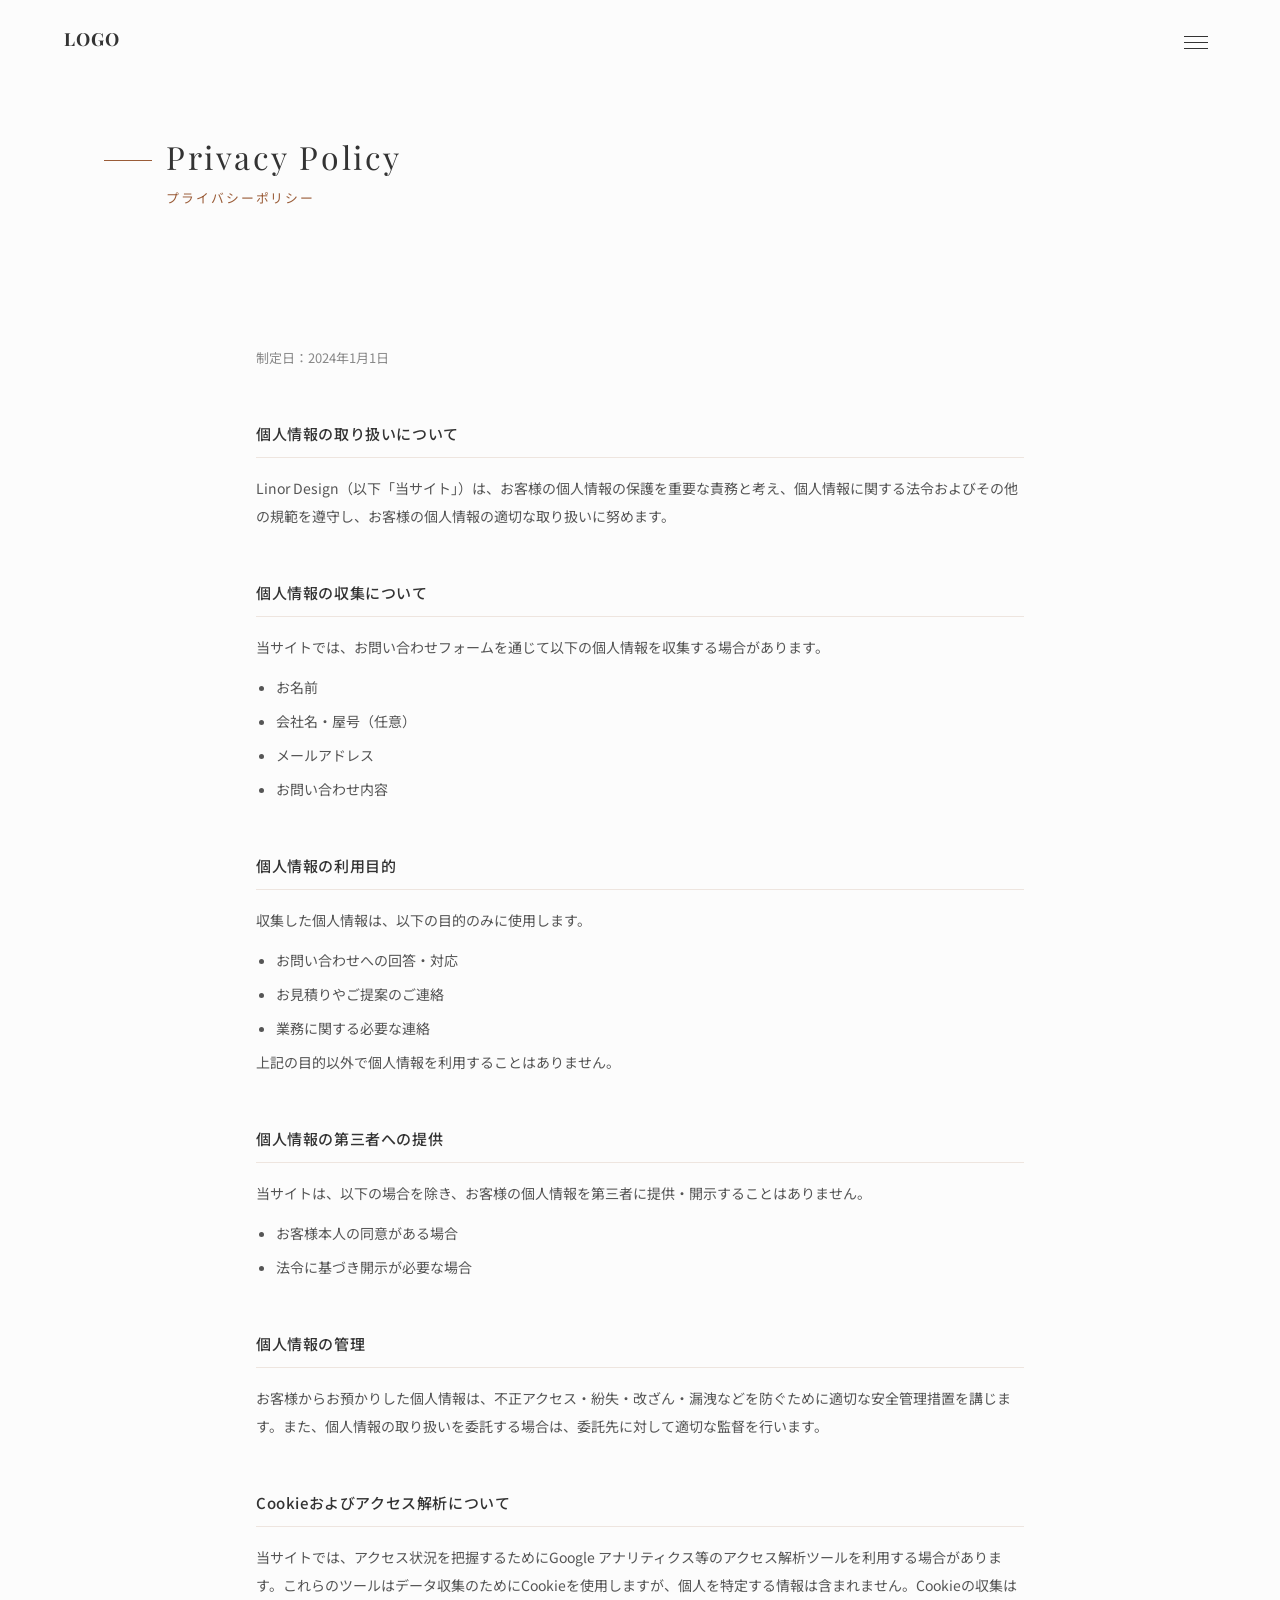
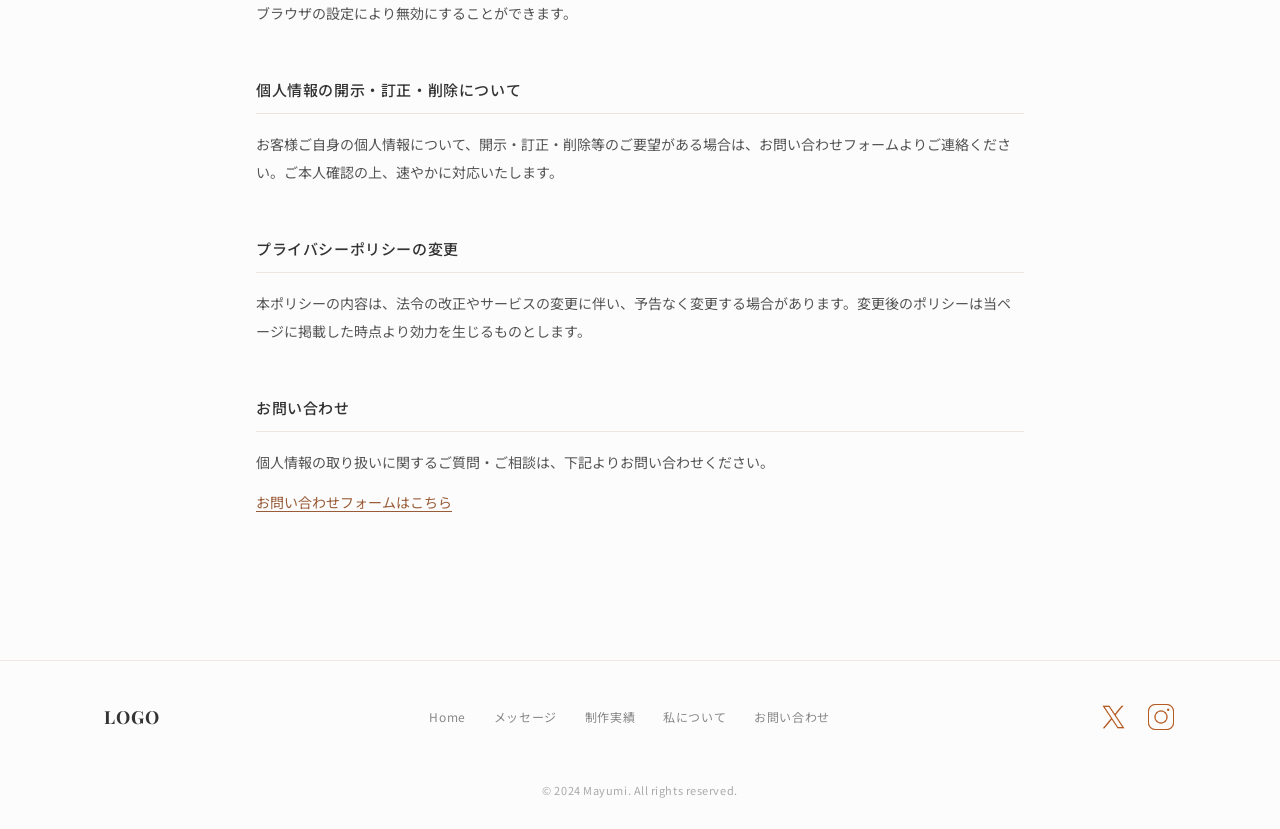
<file: privacy.html>
<!DOCTYPE html>
<html lang="ja">

<head>
  <!-- Google Tag Manager -->
  <script>(function (w, d, s, l, i) {
      w[l] = w[l] || []; w[l].push({
        'gtm.start':
          new Date().getTime(), event: 'gtm.js'
      }); var f = d.getElementsByTagName(s)[0],
        j = d.createElement(s), dl = l != 'dataLayer' ? '&l=' + l : ''; j.async = true; j.src =
          'https://www.googletagmanager.com/gtm.js?id=' + i + dl; f.parentNode.insertBefore(j, f);
    })(window, document, 'script', 'dataLayer', 'GTM-TKN5RSTD');</script>
  <!-- End Google Tag Manager -->
  <meta charset="UTF-8">
  <meta name="viewport" content="width=device-width, initial-scale=1.0">
  <title>プライバシーポリシー | Linor Design Portfolio</title>
  <link rel="preconnect" href="https://fonts.googleapis.com">
  <link rel="preconnect" href="https://fonts.gstatic.com" crossorigin>
  <link
    href="https://fonts.googleapis.com/css2?family=Playfair+Display:ital,wght@0,400;0,700;1,400&family=Grape+Nuts&family=Noto+Sans+JP:wght@300;400;500&display=swap"
    rel="stylesheet">
  <link rel="stylesheet" href="css/style.css">
  <style>
    .privacy-page {
      padding: 8rem 0 6rem;
    }

    @media (max-width: 768px) {
      .privacy-page {
        padding: 6rem 0 4rem;
      }
    }

    .privacy-page .page-banner {
      margin-bottom: 4rem;
    }

    .privacy__body {
      max-width: 48rem;
      margin: 0 auto;
      color: #555;
      line-height: 2;
      font-size: 0.875rem;
    }

    .privacy__section {
      margin-bottom: 3rem;
    }

    .privacy__section-title {
      font-size: 0.9375rem;
      font-weight: 500;
      color: #333;
      letter-spacing: 0.04em;
      margin-bottom: 1rem;
      padding-bottom: 0.5rem;
      border-bottom: 1px solid rgba(154, 92, 56, 0.15);
    }

    .privacy__section p {
      margin-bottom: 0.75rem;
    }

    .privacy__section ul {
      padding-left: 1.25rem;
      list-style: disc;
    }

    .privacy__section ul li {
      margin-bottom: 0.375rem;
    }

    .privacy__date {
      font-size: 0.8125rem;
      color: #888;
      margin-bottom: 3rem;
    }
  </style>
</head>

<body>

  <!-- Google Tag Manager (noscript) -->
  <noscript><iframe src="https://www.googletagmanager.com/ns.html?id=GTM-TKN5RSTD" height="0" width="0"
      style="display:none;visibility:hidden"></iframe></noscript>
  <!-- End Google Tag Manager (noscript) -->

  <!-- ===== HEADER ===== -->
  <header class="header header--hamburger" id="header">
    <div class="header__inner">
      <p><a href="./" class="header__logo">LOGO</a></p>

      <nav class="header__nav" id="nav">
        <ul class="header__nav-list">
          <li><a href="./">Home</a></li>
          <li><a href="./#message">メッセージ</a></li>
          <li><a href="works/">制作実績</a></li>
          <li><a href="./#about">私について</a></li>
          <li><a href="./#contact" class="header__contact-btn">お問合せ</a></li>
        </ul>
      </nav>

      <button class="header__hamburger" id="hamburger" aria-label="メニューを開く" aria-expanded="false">
        <span></span>
        <span></span>
        <span></span>
      </button>
    </div>
  </header>

  <main>

    <!-- ===== PAGE BANNER ===== -->
    <section class="page-banner">
      <div class="wrapper">
        <div class="section-title js-section-title">
          <div class="section-title__inner">
            <span class="line"></span>
            <div class="section-title__text">
              <h1 class="en">Privacy Policy</h1>
              <span class="ja">プライバシーポリシー</span>
            </div>
          </div>
        </div>
      </div>
    </section>

    <!-- ===== PRIVACY CONTENT ===== -->
    <section class="privacy-page">
      <div class="wrapper">
        <div class="privacy__body fade-up">

          <p class="privacy__date">制定日：2024年1月1日</p>

          <div class="privacy__section">
            <h2 class="privacy__section-title">個人情報の取り扱いについて</h2>
            <p>Linor Design（以下「当サイト」）は、お客様の個人情報の保護を重要な責務と考え、個人情報に関する法令およびその他の規範を遵守し、お客様の個人情報の適切な取り扱いに努めます。</p>
          </div>

          <div class="privacy__section">
            <h2 class="privacy__section-title">個人情報の収集について</h2>
            <p>当サイトでは、お問い合わせフォームを通じて以下の個人情報を収集する場合があります。</p>
            <ul>
              <li>お名前</li>
              <li>会社名・屋号（任意）</li>
              <li>メールアドレス</li>
              <li>お問い合わせ内容</li>
            </ul>
          </div>

          <div class="privacy__section">
            <h2 class="privacy__section-title">個人情報の利用目的</h2>
            <p>収集した個人情報は、以下の目的のみに使用します。</p>
            <ul>
              <li>お問い合わせへの回答・対応</li>
              <li>お見積りやご提案のご連絡</li>
              <li>業務に関する必要な連絡</li>
            </ul>
            <p>上記の目的以外で個人情報を利用することはありません。</p>
          </div>

          <div class="privacy__section">
            <h2 class="privacy__section-title">個人情報の第三者への提供</h2>
            <p>当サイトは、以下の場合を除き、お客様の個人情報を第三者に提供・開示することはありません。</p>
            <ul>
              <li>お客様本人の同意がある場合</li>
              <li>法令に基づき開示が必要な場合</li>
            </ul>
          </div>

          <div class="privacy__section">
            <h2 class="privacy__section-title">個人情報の管理</h2>
            <p>お客様からお預かりした個人情報は、不正アクセス・紛失・改ざん・漏洩などを防ぐために適切な安全管理措置を講じます。また、個人情報の取り扱いを委託する場合は、委託先に対して適切な監督を行います。</p>
          </div>

          <div class="privacy__section">
            <h2 class="privacy__section-title">Cookieおよびアクセス解析について</h2>
            <p>当サイトでは、アクセス状況を把握するためにGoogle
              アナリティクス等のアクセス解析ツールを利用する場合があります。これらのツールはデータ収集のためにCookieを使用しますが、個人を特定する情報は含まれません。Cookieの収集はブラウザの設定により無効にすることができます。
            </p>
          </div>

          <div class="privacy__section">
            <h2 class="privacy__section-title">個人情報の開示・訂正・削除について</h2>
            <p>お客様ご自身の個人情報について、開示・訂正・削除等のご要望がある場合は、お問い合わせフォームよりご連絡ください。ご本人確認の上、速やかに対応いたします。</p>
          </div>

          <div class="privacy__section">
            <h2 class="privacy__section-title">プライバシーポリシーの変更</h2>
            <p>本ポリシーの内容は、法令の改正やサービスの変更に伴い、予告なく変更する場合があります。変更後のポリシーは当ページに掲載した時点より効力を生じるものとします。</p>
          </div>

          <div class="privacy__section">
            <h2 class="privacy__section-title">お問い合わせ</h2>
            <p>個人情報の取り扱いに関するご質問・ご相談は、下記よりお問い合わせください。</p>
            <p><a href="./#contact"
                style="color: #9A5C38; text-decoration: underline; text-underline-offset: 0.2em;">お問い合わせフォームはこちら</a></p>
          </div>

        </div>
      </div>
    </section>

  </main>

  <!-- ===== FOOTER ===== -->
  <footer class="footer">
    <div class="wrapper">
      <div class="footer__top">
        <a href="./" class="footer__logo">LOGO</a>

        <nav>
          <ul class="footer__nav-list">
            <li><a href="./">Home</a></li>
            <li><a href="./#message">メッセージ</a></li>
            <li><a href="works/">制作実績</a></li>
            <li><a href="./#about">私について</a></li>
            <li><a href="./#contact">お問い合わせ</a></li>
          </ul>
        </nav>

        <div class="footer__social">
          <a href="https://x.com/mayumi_codes" target="_blank" rel="noopener" aria-label="X (Twitter)">
            <img src="images/svg/icons_x.svg" alt="X">
          </a>
          <a href="https://www.instagram.com/linor_mayumi/" target="_blank" rel="noopener" aria-label="Instagram">
            <img src="images/svg/icons_Instagram.svg" alt="Instagram">
          </a>
        </div>
      </div>

      <div class="footer__bottom">
        <p class="footer__copy">&copy; 2024 Mayumi. All rights reserved.</p>
      </div>
    </div>
  </footer>

  <button class="page-top" id="page-top" aria-label="トップへ戻る"></button>
  <script src="js/main.js"></script>
</body>

</html>
</file>
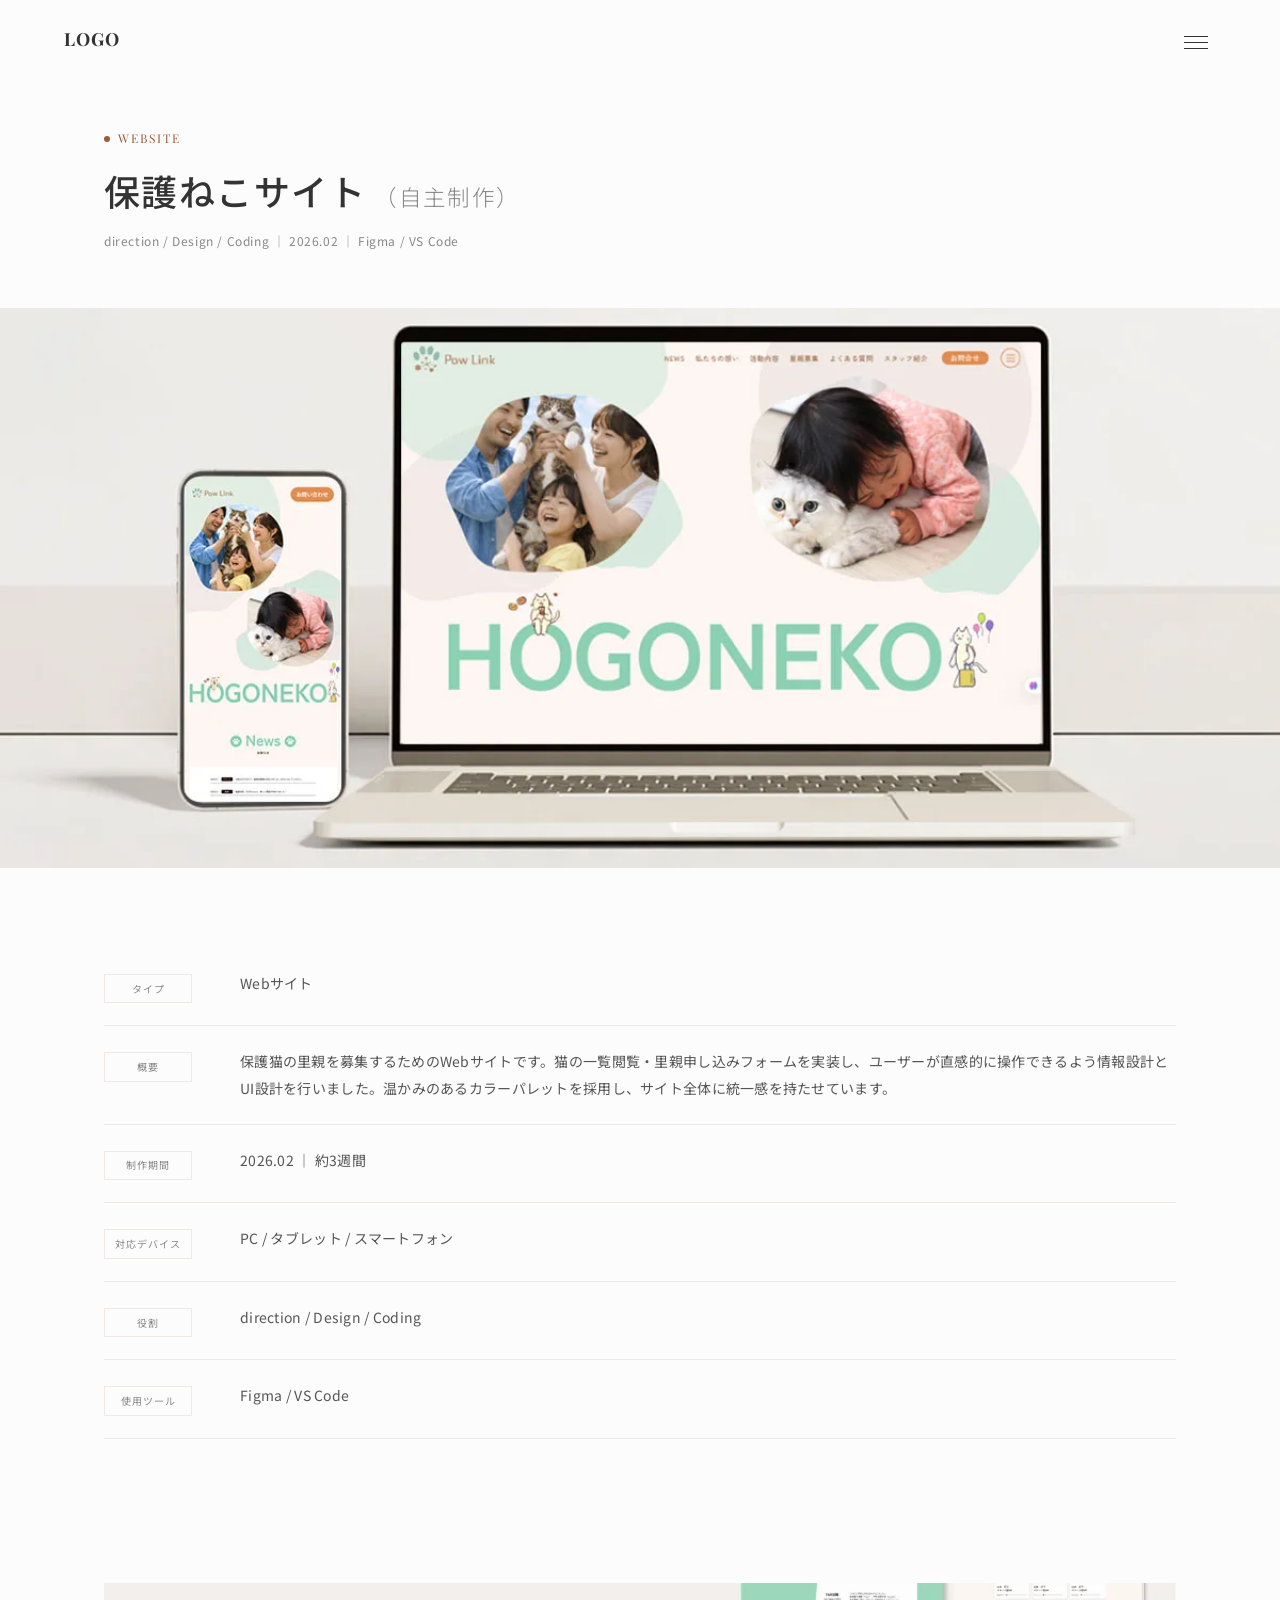
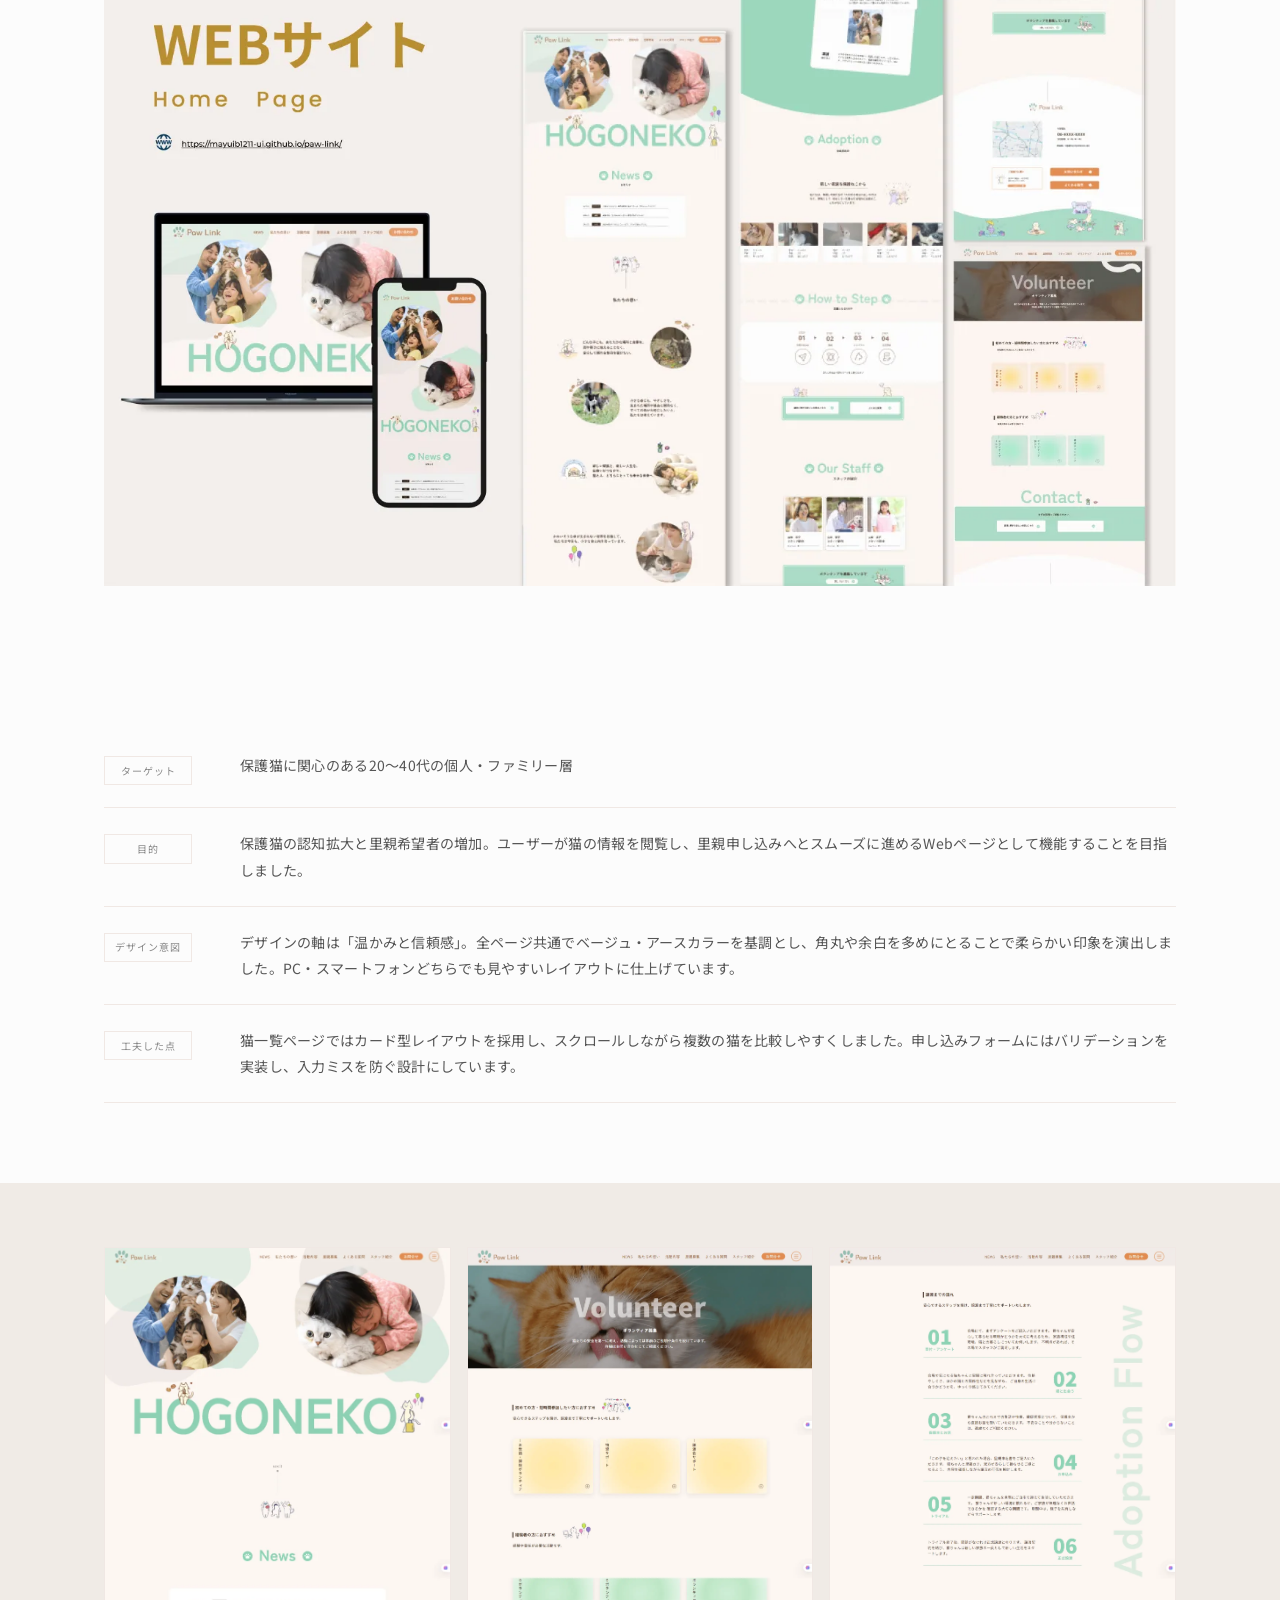
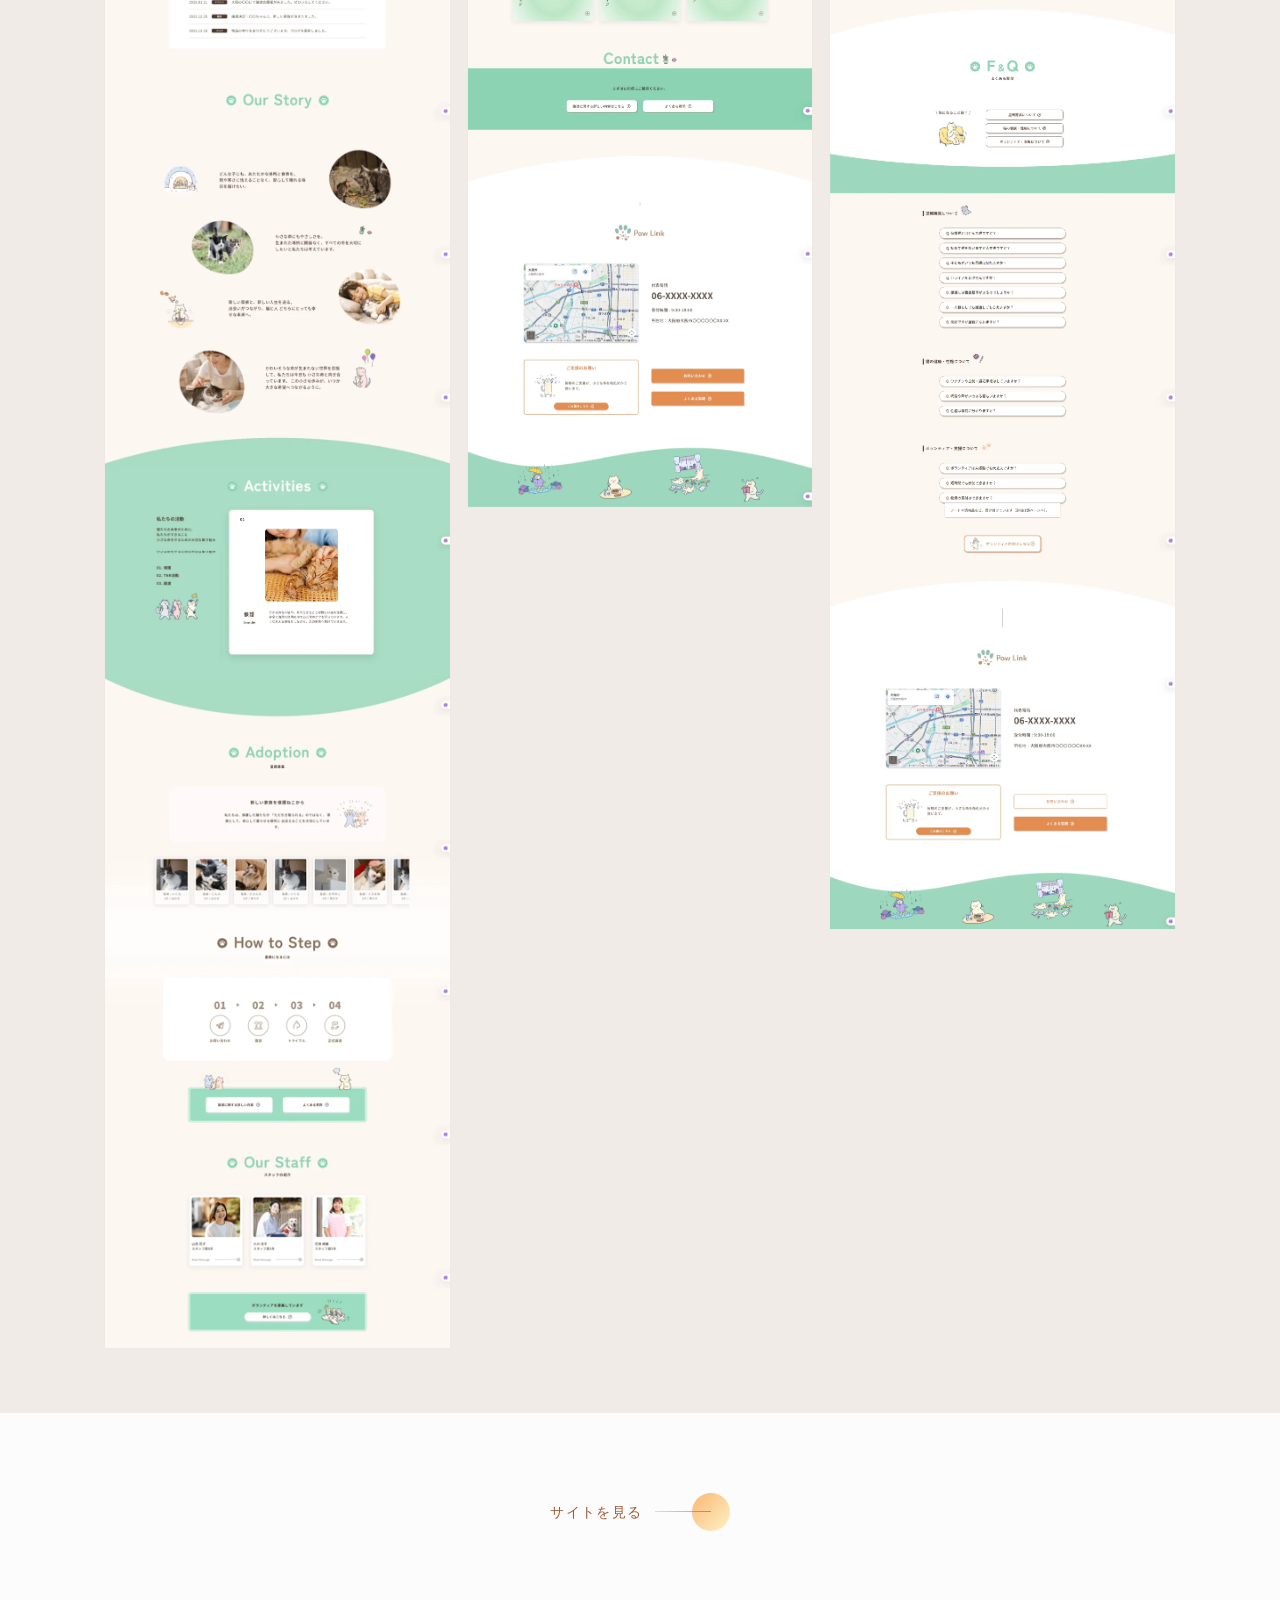
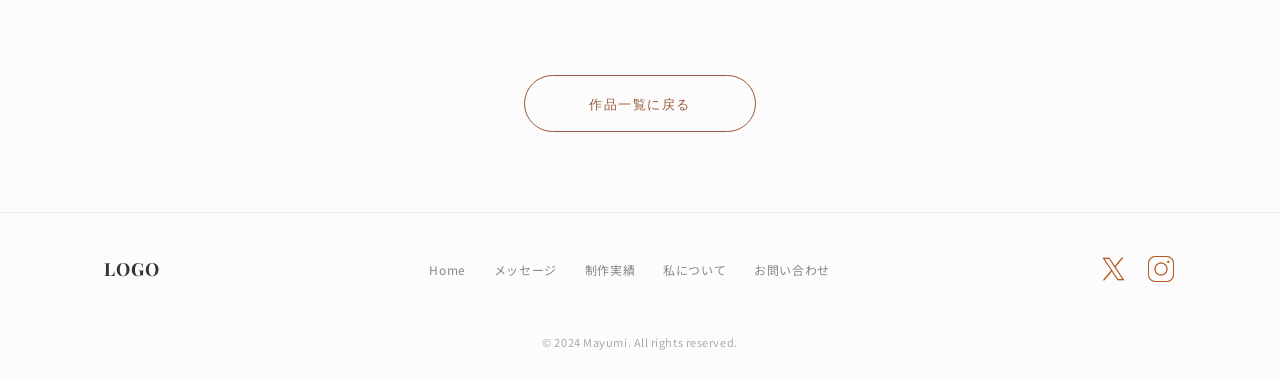
<file: works/detail-hogoneko.html>
<!DOCTYPE html>
<html lang="ja">

<head>
  <!-- Google Tag Manager -->
<script>(function(w,d,s,l,i){w[l]=w[l]||[];w[l].push({'gtm.start':
new Date().getTime(),event:'gtm.js'});var f=d.getElementsByTagName(s)[0],
j=d.createElement(s),dl=l!='dataLayer'?'&l='+l:'';j.async=true;j.src=
'https://www.googletagmanager.com/gtm.js?id='+i+dl;f.parentNode.insertBefore(j,f);
})(window,document,'script','dataLayer','GTM-TKN5RSTD');</script>
<!-- End Google Tag Manager -->
  <meta charset="UTF-8">
  <meta name="viewport" content="width=device-width, initial-scale=1.0">
  <title>保護ねこサイト | Works | Linor Design Portfolio</title>
  <link rel="preconnect" href="https://fonts.googleapis.com">
  <link rel="preconnect" href="https://fonts.gstatic.com" crossorigin>
  <link
    href="https://fonts.googleapis.com/css2?family=Playfair+Display:ital,wght@0,400;0,700;1,400&family=Grape+Nuts&family=Noto+Sans+JP:wght@300;400;500&display=swap"
    rel="stylesheet">
  <link rel="stylesheet" href="../css/style.css">
</head>

<body>
  <!-- Google Tag Manager (noscript) -->
<noscript><iframe src="https://www.googletagmanager.com/ns.html?id=GTM-TKN5RSTD"
height="0" width="0" style="display:none;visibility:hidden"></iframe></noscript>
<!-- End Google Tag Manager (noscript) -->

  <!-- ===== HEADER ===== -->
  <header class="header header--hamburger" id="header">
    <div class="header__inner">
      <p><a href="../" class="header__logo">LOGO</a></p>

      <nav class="header__nav" id="nav">
        <ul class="header__nav-list">
          <li><a href="../">Home</a></li>
          <li><a href="../#message">メッセージ</a></li>
          <li><a href="./" class="header__contact-btn">制作実績</a></li>
          <li><a href="../#about">私について</a></li>
          <li><a href="../#contact" class="header__contact-btn">お問合せ</a></li>
        </ul>
      </nav>

      <button class="header__hamburger" id="hamburger" aria-label="メニューを開く" aria-expanded="false">
        <span></span>
        <span></span>
        <span></span>
      </button>
    </div>
  </header>

  <main>

    <!-- ===== BANNER ===== -->
    <section class="work-detail__banner">
      <div class="wrapper">
        <div class="work-detail__banner-inner fade-up">
          <p class="work-detail__banner-category">website</p>
          <h1 class="work-detail__banner-title">保護ねこサイト<span>（自主制作）</span></h1>
          <p class="work-detail__banner-tags">direction / Design / Coding ｜ 2026.02 ｜ Figma / VS Code</p>
        </div>
      </div>
    </section>

    <!-- ===== MAIN IMAGE ===== -->
    <div class="work-detail__main-img">
      <img src="../images/works/hp01.webp" alt="保護ねこサイト">
    </div>

    <!-- ===== OVERVIEW ===== -->
    <section class="work-detail__overview">
      <div class="wrapper">
        <dl class="fade-up">
          <div class="work-detail__meta-row">
            <dt>タイプ</dt>
            <dd>Webサイト</dd>
          </div>
          <div class="work-detail__meta-row">
            <dt>概要</dt>
            <dd>
              保護猫の里親を募集するためのWebサイトです。猫の一覧閲覧・里親申し込みフォームを実装し、ユーザーが直感的に操作できるよう情報設計とUI設計を行いました。温かみのあるカラーパレットを採用し、サイト全体に統一感を持たせています。
            </dd>
          </div>
          <div class="work-detail__meta-row">
            <dt>制作期間</dt>
            <dd>2026.02 ｜ 約3週間</dd>
          </div>
          <div class="work-detail__meta-row">
            <dt>対応デバイス</dt>
            <dd>PC / タブレット / スマートフォン</dd>
          </div>
          <div class="work-detail__meta-row">
            <dt>役割</dt>
            <dd>direction / Design / Coding</dd>
          </div>
          <div class="work-detail__meta-row">
            <dt>使用ツール</dt>
            <dd>Figma / VS Code</dd>
          </div>
        </dl>
      </div>
    </section>

    <!-- ===== IMAGES ===== -->
    <section class="work-detail__images">
      <div class="wrapper">
        <div class="work-detail__images-grid fade-up">
          <img src="../images/works/pawlink/mockup1.webp" alt="保護ねこサイト PC表示">
        </div>
      </div>
    </section>

    <!-- ===== PROCESS ===== -->
    <section class="work-detail__process">
      <div class="wrapper">
        <dl class="fade-up">
          <div class="work-detail__meta-row">
            <dt>ターゲット</dt>
            <dd>保護猫に関心のある20〜40代の個人・ファミリー層</dd>
          </div>
          <div class="work-detail__meta-row">
            <dt>目的</dt>
            <dd>保護猫の認知拡大と里親希望者の増加。ユーザーが猫の情報を閲覧し、里親申し込みへとスムーズに進めるWebページとして機能することを目指しました。</dd>
          </div>
          <div class="work-detail__meta-row">
            <dt>デザイン意図</dt>
            <dd>デザインの軸は「温かみと信頼感」。全ページ共通でベージュ・アースカラーを基調とし、角丸や余白を多めにとることで柔らかい印象を演出しました。PC・スマートフォンどちらでも見やすいレイアウトに仕上げています。
            </dd>
          </div>
          <div class="work-detail__meta-row">
            <dt>工夫した点</dt>
            <dd>猫一覧ページではカード型レイアウトを採用し、スクロールしながら複数の猫を比較しやすくしました。申し込みフォームにはバリデーションを実装し、入力ミスを防ぐ設計にしています。</dd>
          </div>
        </dl>
      </div>
    </section>

    <!-- ===== GALLERY ===== -->
    <section class="work-detail__gallery">
      <div class="wrapper">
        <div class="work-detail__gallery-grid">
          <div class="work-detail__gallery-item fade-up">
            <img src="../images/works/pawlink/img01.webp" alt="">
          </div>
          <div class="work-detail__gallery-item fade-up">
            <img src="../images/works/pawlink/img02.webp" alt="">
          </div>
          <div class="work-detail__gallery-item fade-up">
            <img src="../images/works/pawlink/img03.webp" alt="">
          </div>
        </div>
      </div>
    </section>

    <!-- ===== CTA ===== -->
    <div class="work-detail__cta fade-up">
      <a href="https://mayuib1211-ui.github.io/paw-link/" target="_blank" rel="noopener" class="btn-arrow-scond">
        <span class="btn-arrow-scond__text">サイトを見る</span>
        <span class="btn-arrow-scond__line"></span>
        <span class="btn-arrow-scond__circle"></span>
      </a>
    </div>

    <!-- ===== BACK TO LIST ===== -->
    <div class="work-detail__back fade-up">
      <a href="./" class="work-detail__back-btn">作品一覧に戻る</a>
    </div>

  </main>

  <!-- ===== FOOTER ===== -->
  <footer class="footer">
    <div class="wrapper">
      <div class="footer__top">
        <a href="../" class="footer__logo">LOGO</a>

        <nav>
          <ul class="footer__nav-list">
            <li><a href="../">Home</a></li>
            <li><a href="../#message">メッセージ</a></li>
            <li><a href="./">制作実績</a></li>
            <li><a href="../#about">私について</a></li>
            <li><a href="../#contact">お問い合わせ</a></li>
          </ul>
        </nav>

        <div class="footer__social">
          <a href="https://x.com/mayumi_codes" target="_blank" rel="noopener" aria-label="X (Twitter)">
            <img src="../images/svg/icons_x.svg" alt="X">
          </a>
          <a href="https://www.instagram.com/linor_mayumi/" target="_blank" rel="noopener" aria-label="Instagram">
            <img src="../images/svg/icons_Instagram.svg" alt="Instagram">
          </a>
        </div>
      </div>

      <div class="footer__bottom">
        <p class="footer__copy">&copy; 2024 Mayumi. All rights reserved.</p>
      </div>
    </div>
  </footer>

  <button class="page-top" id="page-top" aria-label="トップへ戻る"></button>
  <script src="../js/main.js"></script>
</body>

</html>
</file>
<file: css/style.css>
@charset "UTF-8";
*,
*::before,
*::after {
  box-sizing: border-box;
  margin: 0;
  padding: 0;
}

h1,
h2,
h3,
h4,
h5,
h6 {
  font-weight: normal;
  font-size: inherit;
}

html {
  scroll-behavior: smooth;
}

body {
  font-family: "Noto Sans JP", sans-serif;
  font-size: 0.875rem;
  line-height: 1.8;
  color: #333333;
  background-color: #FCFCFC;
  overflow-x: hidden;
}

img {
  max-width: 100%;
  height: auto;
  display: block;
}

a {
  text-decoration: none;
  color: inherit;
}

ul,
ol {
  list-style: none;
}

button {
  font-family: "Noto Sans JP", sans-serif;
}

.message,
.works,
.about,
.contact {
  position: relative;
  z-index: 1;
  background: #FCFCFC;
}

.page-top {
  position: fixed;
  bottom: 2rem;
  right: 3.75rem;
  width: 2.375rem;
  height: 2.375rem;
  border-radius: 50%;
  background: linear-gradient(135deg, rgba(249, 130, 12, 0.55) 3%, rgba(254, 240, 187, 0.85) 100%);
  border: none;
  cursor: pointer;
  display: flex;
  align-items: center;
  justify-content: center;
  z-index: 200;
  opacity: 0;
  transform: translateY(0.75rem);
  transition: opacity 0.3s ease, transform 0.3s ease;
  pointer-events: none;
}
.page-top.visible {
  opacity: 1;
  transform: translateY(0);
  pointer-events: auto;
}
.page-top::before {
  content: "";
  display: block;
  width: 0.5rem;
  height: 0.5rem;
  border-top: 1.5px solid #fff;
  border-right: 1.5px solid #fff;
  transform: rotate(-45deg);
}
.page-top:hover {
  opacity: 0.75;
}

.section-title {
  margin-bottom: 6rem;
}
.section-title__inner {
  display: flex;
  align-items: center;
  gap: 0.875rem;
  margin-bottom: 0.5rem;
}
.section-title .line {
  width: 0;
  height: 0.5px;
  background: #9A5C38;
  transition: width 0.8s cubic-bezier(0.4, 0, 0.2, 1) 0.2s;
  flex-shrink: 0;
  margin-bottom: 1rem;
}
.section-title__text {
  display: flex;
  flex-direction: column;
  justify-content: center;
}
.section-title .en {
  font-family: "Playfair Display", serif;
  font-size: 2rem;
  font-weight: 400;
  letter-spacing: 0.08em;
  color: #333333;
  opacity: 0;
  transform: translateX(-0.75rem);
  transition: opacity 0.7s cubic-bezier(0.4, 0, 0.2, 1) 0.7s, transform 0.7s cubic-bezier(0.4, 0, 0.2, 1) 0.7s;
}
.section-title .ja {
  display: block;
  font-size: 0.8rem;
  color: #9A5C38;
  letter-spacing: 0.15em;
  opacity: 0;
  transform: translateX(-0.5rem);
  transition: opacity 0.7s cubic-bezier(0.4, 0, 0.2, 1) 0.9s, transform 0.7s cubic-bezier(0.4, 0, 0.2, 1) 0.9s;
}
.section-title.active .line {
  width: 3rem;
}
.section-title.active .en {
  opacity: 1;
  transform: translateX(0);
}
.section-title.active .ja {
  opacity: 1;
  transform: translateX(0);
}

.contact .section-title {
  margin-bottom: 4rem;
}

.wrapper {
  max-width: 1200px;
  padding-inline: 4rem;
  margin: 0 auto;
}
@media (max-width: 768px) {
  .wrapper {
    padding-inline: 2rem;
  }
}

.btn-arrow {
  display: inline-flex;
  align-items: center;
  gap: 0.75rem;
  color: #9A5C38;
  font-size: 0.7rem;
  letter-spacing: 0.1em;
  text-decoration: none;
  cursor: pointer;
  background: none;
  border: none;
  padding: 0;
}
.btn-arrow::after {
  content: "";
  display: block;
  width: 3rem;
  height: 1px;
  background: currentColor;
  transition: width 0.35s ease;
}
.btn-arrow:hover::after {
  width: 3.5rem;
}

.btn-arrow-scond {
  display: inline-flex;
  align-items: center;
  gap: 0;
  color: #9A5C38;
  font-family: "Playfair Display", serif;
  font-size: 0.9rem;
  letter-spacing: 0.1em;
  text-decoration: none;
  cursor: pointer;
}
.btn-arrow-scond__text {
  margin-right: 0.75rem;
}
.btn-arrow-scond__line {
  display: block;
  position: relative;
  width: 3.5rem;
  height: 1px;
  background: rgba(154, 92, 56, 0.12);
  margin-right: -1.1875rem;
  z-index: 1;
  transition: width 0.35s ease;
}
.btn-arrow-scond__line::after {
  content: "";
  position: absolute;
  inset: 0;
  background: linear-gradient(to right, rgba(154, 92, 56, 0.1), rgba(154, 92, 56, 0.55));
  animation: linebar 2s ease-in-out infinite;
}
.btn-arrow-scond:hover .btn-arrow-scond__line {
  width: 3.5rem;
}
.btn-arrow-scond__circle {
  display: block;
  width: 2.375rem;
  height: 2.375rem;
  border-radius: 50%;
  background: linear-gradient(135deg, rgba(249, 130, 12, 0.55) 3%, rgba(254, 240, 187, 0.85) 100%);
}
.btn-arrow-scond:hover .btn-arrow-scond__line {
  width: 3.8rem;
}

.fade-up {
  opacity: 0;
  transform: translateY(20px);
  transition: opacity 0.8s cubic-bezier(0.4, 0, 0.2, 1), transform 0.8s cubic-bezier(0.4, 0, 0.2, 1);
}
.fade-up.active {
  opacity: 1;
  transform: translateY(0);
}

@keyframes scrollbar {
  0% {
    clip-path: inset(0 0 100% 0);
  }
  50% {
    clip-path: inset(0 0 0% 0);
  }
  100% {
    clip-path: inset(100% 0 0 0);
  }
}
@keyframes linebar {
  0% {
    transform: scaleX(0);
    transform-origin: left;
    opacity: 0;
  }
  50% {
    transform: scaleX(1);
    opacity: 1;
  }
  100% {
    transform: scaleX(1);
    opacity: 0;
  }
}
.wave-line {
  transition: stroke-dashoffset 5.5s cubic-bezier(0.4, 0, 0.2, 1);
}

.wave-line2 {
  transition: stroke-dashoffset 6.5s cubic-bezier(0.4, 0, 0.2, 1) 0.15s;
}

.wave-line.active,
.wave-line2.active {
  stroke-dashoffset: 0;
}

.wave-container {
  width: 100%;
  overflow: hidden;
  line-height: 0;
  padding-block: 2rem;
}
.wave-container svg {
  width: 100%;
  height: 120px;
  display: block;
}

.header {
  position: absolute;
  top: 0;
  left: 0;
  right: 0;
  z-index: 10;
  background: transparent;
}
.header__inner {
  width: 90%;
  margin: 0 auto;
  display: flex;
  align-items: flex-start;
  justify-content: space-between;
  padding-block: 1.75rem;
}
@media (max-width: 768px) {
  .header__inner {
    padding-block: 1rem;
  }
}
.header__logo {
  font-family: "Playfair Display", serif;
  font-size: 1.125rem;
  font-weight: 700;
  letter-spacing: 0.06em;
  color: #333333;
  z-index: 101;
  position: relative;
  line-height: 1;
}
@media (max-width: 768px) {
  .header__nav {
    display: none;
    position: fixed;
    inset: 0;
    background: rgba(252, 252, 252, 0.98);
    z-index: 99;
    flex-direction: column;
    justify-content: center;
    align-items: center;
  }
  .header__nav.open {
    display: flex;
  }
}
.header__nav-list {
  display: flex;
  flex-direction: column;
  align-items: flex-end;
  gap: 0.75rem;
}
@media (max-width: 768px) {
  .header__nav-list {
    align-items: center;
    gap: 1.75rem;
  }
}
.header__nav-list a {
  font-size: 0.8125rem;
  letter-spacing: 0.05em;
  color: #888888;
  transition: color 0.2s;
}
.header__nav-list a:hover {
  color: #9A5C38;
}
@media (max-width: 768px) {
  .header__nav-list a {
    font-size: 1rem;
  }
}
.header__contact-btn {
  color: #9A5C38 !important;
}
.header__hamburger {
  display: none;
  flex-direction: column;
  gap: 0.3125rem;
  background: none;
  border: none;
  cursor: pointer;
  padding: 0.5rem;
  z-index: 101;
  position: relative;
}
@media (max-width: 768px) {
  .header__hamburger {
    display: flex;
  }
}
.header__hamburger span {
  display: block;
  width: 1.5rem;
  height: 1px;
  background: #333333;
  transition: all 0.3s ease;
  transform-origin: center;
}
.header__hamburger.open span:nth-child(1) {
  transform: translateY(0.375rem) rotate(45deg);
}
.header__hamburger.open span:nth-child(2) {
  opacity: 0;
}
.header__hamburger.open span:nth-child(3) {
  transform: translateY(-0.375rem) rotate(-45deg);
}

.header--hamburger .header__nav {
  display: none;
  position: fixed;
  inset: 0;
  background: rgba(252, 252, 252, 0.98);
  z-index: 99;
  flex-direction: column;
  justify-content: center;
  align-items: center;
}
.header--hamburger .header__nav.open {
  display: flex;
}
.header--hamburger .header__nav-list {
  flex-direction: column;
  align-items: center;
  gap: 1.75rem;
}
.header--hamburger .header__nav-list a {
  font-size: 1rem;
}
.header--hamburger .header__hamburger {
  display: flex;
}

.hero {
  position: sticky;
  top: 0;
  height: 100vh;
  min-height: 31.25rem;
  overflow: hidden;
  z-index: 0;
  background: #FCFCFC;
}
.hero__bg {
  position: absolute;
  top: 0;
  bottom: 0;
  left: 0;
  right: 25%;
  z-index: 0;
}
.hero__bg img {
  width: 100%;
  height: 100%;
  -o-object-fit: cover;
     object-fit: cover;
  -o-object-position: center top;
     object-position: center top;
}
@media (max-width: 768px) {
  .hero__bg {
    inset: 0;
  }
}
.hero__content {
  position: absolute;
  right: 8%;
  top: 65%;
  transform: translateY(-50%);
  z-index: 1;
}
@media (max-width: 768px) {
  .hero__content {
    right: auto;
    left: 1.25rem;
    top: auto;
    bottom: 5rem;
    transform: none;
  }
}
.hero__label {
  font-family: "Playfair Display", serif;
  font-size: 1.6rem;
  letter-spacing: 0.22em;
  color: #888888;
  text-transform: uppercase;
  margin-bottom: 1rem;
  display: inline-block;
  padding-bottom: 0.5rem;
  position: relative;
}
.hero__label::after {
  content: "";
  position: absolute;
  bottom: 0;
  left: 0;
  width: 100%;
  height: 0.5px;
  background: rgba(136, 136, 136, 0.5);
}
.hero__portfolio-wrap {
  max-width: 32.5rem;
}
@media (max-width: 768px) {
  .hero__portfolio-wrap {
    max-width: 16.25rem;
  }
}
.hero__portfolio-svg {
  width: 100%;
  height: auto;
}
.hero__scroll {
  position: absolute;
  bottom: 2.5rem;
  right: 3.75rem;
  z-index: 1;
  display: flex;
  flex-direction: column;
  align-items: center;
}
@media (max-width: 768px) {
  .hero__scroll {
    right: 1.25rem;
    bottom: 1.5rem;
  }
}
.hero__scroll-text {
  writing-mode: vertical-rl;
  text-orientation: mixed;
  font-family: "Playfair Display", serif;
  font-size: 0.625rem;
  letter-spacing: 0.2em;
  color: rgba(51, 51, 51, 0.55);
  margin-bottom: 0.625rem;
}
.hero__scroll-line {
  position: relative;
  width: 1px;
  height: 3.5rem;
  background: rgba(154, 92, 56, 0.12);
  margin-bottom: -1.1875rem;
  z-index: 1;
}
.hero__scroll-line::after {
  content: "";
  position: absolute;
  inset: 0;
  background: linear-gradient(to bottom, rgba(154, 92, 56, 0.55), rgba(154, 92, 56, 0.1));
  animation: scrollbar 2s ease-in-out infinite;
}
.hero__scroll-circle {
  width: 2.375rem;
  height: 2.375rem;
  border-radius: 50%;
  position: relative;
  z-index: 2;
  background: linear-gradient(135deg, rgba(249, 130, 12, 0.55) 3%, rgba(254, 240, 187, 0.85) 100%);
}

.message {
  position: relative;
  padding: 8rem 0 0;
  overflow: hidden;
}
@media (max-width: 768px) {
  .message {
    padding: 3.75rem 0 0;
  }
}
.message__deco {
  position: absolute;
  top: 0;
  right: 0;
  width: 60%;
  height: 40rem;
  pointer-events: none;
}
@media (max-width: 768px) {
  .message__deco {
    width: 62%;
    height: 30rem;
  }
}
.message__deco-block {
  position: absolute;
  border-radius: 0.125rem;
}
.message__deco-block--main {
  top: 12rem;
  right: 5rem;
  width: 88%;
  height: 100%;
  background: linear-gradient(158deg, rgba(243, 122, 0, 0.308) 3%, rgba(254, 240, 187, 0.5) 55%, rgba(246, 242, 242, 0.55) 100%);
}
@media (max-width: 768px) {
  .message__deco-block--main {
    width: 90%;
    top: 10rem;
    right: 0;
  }
}
.message__deco-block--sub {
  top: 7rem;
  right: 0;
  width: 58%;
  height: 72%;
  background: linear-gradient(158deg, rgba(246, 242, 242, 0.65) 60%, rgba(255, 255, 255, 0.7) 100%);
}
.message .wrapper {
  position: relative;
  z-index: 1;
  padding-bottom: 8rem;
}
@media (max-width: 768px) {
  .message .wrapper {
    padding-bottom: 3.75rem;
  }
}
.message__body {
  width: 65%;
  margin: 0 auto;
  padding-block: 6rem;
  background: rgba(253, 248, 244, 0.8235294118);
}
@media (max-width: 768px) {
  .message__body {
    width: 100%;
  }
}
.message__heading {
  width: 70%;
  margin: 0 auto;
  font-family: "Playfair Display", serif;
  font-size: 1.5rem;
  font-weight: 500;
  line-height: 1.75;
  color: #9A5C38;
  padding-bottom: 2rem;
  border-bottom: 1px solid rgba(154, 92, 56, 0.12);
  margin-bottom: 2rem;
}
@media (max-width: 768px) {
  .message__heading {
    font-size: 1.25rem;
    padding-bottom: 1.5rem;
    margin-bottom: 1.5rem;
  }
}
.message__text {
  width: 70%;
  margin: 0 auto;
}
.message__text p {
  font-size: 0.8125rem;
  color: #555555;
  line-height: 2;
  margin-bottom: 1.25rem;
}
.message__text p:last-child {
  margin-bottom: 0;
}

.page-banner {
  background: #FCFCFC;
  padding: 8rem 0 0;
}
@media (max-width: 768px) {
  .page-banner {
    padding: 6rem 0 0;
  }
}
.page-banner .section-title {
  margin-bottom: 0;
}

.works--full {
  padding-top: 0;
}
@media (max-width: 768px) {
  .works--full {
    padding-top: 0;
  }
}

.works {
  padding: 8rem 0 0;
  overflow: hidden;
}
@media (max-width: 768px) {
  .works {
    padding: 3.75rem 0 0;
  }
}
.works .wrapper {
  padding-bottom: 8rem;
}
@media (max-width: 768px) {
  .works .wrapper {
    padding-bottom: 3.75rem;
  }
}
.works__header {
  display: flex;
  align-items: flex-start;
  justify-content: space-between;
  margin-bottom: 2.5rem;
}
@media (max-width: 768px) {
  .works__header {
    flex-direction: column;
    gap: 1.25rem;
  }
}
.works__filters {
  display: flex;
  gap: 1.5rem;
  align-items: center;
  margin-bottom: 4rem;
}
.works__filter-btn {
  font-family: "Playfair Display", serif;
  font-size: 0.8125rem;
  letter-spacing: 0.06em;
  color: #888888;
  background: none;
  border: none;
  cursor: pointer;
  padding: 0.25rem 0;
  position: relative;
  transition: color 0.2s;
}
.works__filter-btn::after {
  content: "";
  position: absolute;
  bottom: 0;
  left: 0;
  width: 0;
  height: 1px;
  background: #9A5C38;
  transition: width 0.3s ease;
}
.works__filter-btn.active, .works__filter-btn:hover {
  color: #9A5C38;
}
.works__filter-btn.active::after {
  width: 100%;
}
.works__grid {
  display: grid;
  grid-template-columns: repeat(2, 1fr);
  gap: 6.25rem 3.25rem;
  margin-bottom: 8rem;
}
@media (max-width: 768px) {
  .works__grid {
    grid-template-columns: 1fr;
    gap: 2.5rem;
  }
}
.works__grid--banner {
  grid-template-columns: repeat(3, 1fr);
  gap: 2.5rem 2rem;
}
@media (max-width: 768px) {
  .works__grid--banner {
    grid-template-columns: repeat(2, 1fr);
    gap: 1.5rem;
  }
}
.works__grid--banner .works__item-more {
  display: none;
}
.works__item {
  transition: opacity 0.35s ease, transform 0.35s ease;
}
.works__item.hidden {
  display: none;
}
.works__item-body {
  display: flex;
  flex-direction: row;
  justify-content: space-between;
  align-items: flex-end;
}
.works__inner {
  display: flex;
  flex-direction: column;
}
.works__item-link {
  display: block;
}
.works__item-img {
  background: #e4ddd5;
  overflow: hidden;
  margin-bottom: 1rem;
}
.works__item-img img {
  width: 100%;
  aspect-ratio: 4/3;
  -o-object-fit: cover;
     object-fit: cover;
  padding: 0;
  transition: transform 0.5s cubic-bezier(0.4, 0, 0.2, 1);
}
.works__item-link:hover .works__item-img img {
  transform: scale(1.04);
}
.works__item[data-category=banner] .works__item-img {
  background: #f5f0eb;
  padding: 1rem;
}
.works__item[data-category=banner] .works__item-img img {
  aspect-ratio: 4/3;
  -o-object-fit: contain;
     object-fit: contain;
  padding: 0;
}
.works__item-category {
  display: flex;
  align-items: center;
  gap: 6px;
  font-family: "Playfair Display", serif;
  font-size: 0.8rem;
  letter-spacing: 0.14em;
  color: #9A5C38;
  text-transform: uppercase;
  margin-bottom: 0.375rem;
}
.works__item-category::before {
  content: "";
  display: block;
  width: 6px;
  height: 6px;
  border-radius: 50%;
  background: #9A5C38;
  flex-shrink: 0;
}
.works__item-title {
  font-size: 0.9375rem;
  font-weight: 500;
  color: #333333;
  margin-bottom: 0.375rem;
  letter-spacing: 0.03em;
}
.works__item-tags {
  font-size: 0.75rem;
  color: #888888;
  letter-spacing: 0.05em;
}
.works__item-period {
  font-size: 0.75rem;
  color: #888888;
  letter-spacing: 0.05em;
  margin-top: 0.25rem;
}
.works__more {
  display: flex;
  justify-content: center;
  margin-top: 2rem;
}

/* ===== MODAL ===== */
.modal {
  position: fixed;
  inset: 0;
  z-index: 1000;
  display: flex;
  align-items: center;
  justify-content: center;
  padding: 1.5rem;
  pointer-events: none;
  opacity: 0;
  transition: opacity 0.35s ease;
}

.modal.is-open {
  pointer-events: auto;
  opacity: 1;
}

.modal__overlay {
  position: absolute;
  inset: 0;
  background: rgba(30, 24, 20, 0.75);
  backdrop-filter: blur(4px);
  -webkit-backdrop-filter: blur(4px);
  cursor: pointer;
}

.modal__content {
  position: relative;
  z-index: 1;
  max-width: 800px;
  width: 100%;
  transform: translateY(16px) scale(0.97);
  transition: transform 0.4s cubic-bezier(0.22, 1, 0.36, 1);
}

.modal.is-open .modal__content {
  transform: translateY(0) scale(1);
}

.modal__close {
  position: absolute;
  top: -2.75rem;
  right: 0;
  width: 2rem;
  height: 2rem;
  background: none;
  border: none;
  cursor: pointer;
  padding: 0;
  display: flex;
  align-items: center;
  justify-content: center;
}

.modal__close span {
  position: absolute;
  display: block;
  width: 22px;
  height: 1px;
  background: #fff;
  transition: transform 0.2s;
}

.modal__close span:first-child {
  transform: rotate(45deg);
}

.modal__close span:last-child {
  transform: rotate(-45deg);
}

.modal__close:hover span:first-child {
  transform: rotate(45deg) scale(1.15);
}

.modal__close:hover span:last-child {
  transform: rotate(-45deg) scale(1.15);
}

.modal__img-wrap {
  background: #f5f0eb;
  padding: 2rem;
  border-radius: 2px;
}

.modal__img {
  display: block;
  width: 100%;
  height: auto;
  -o-object-fit: contain;
     object-fit: contain;
}

.modal__caption {
  text-align: center;
  font-size: 0.8125rem;
  color: rgba(255, 255, 255, 0.75);
  letter-spacing: 0.05em;
  margin-top: 1rem;
}

/* バナーアイテムにカーソル追加 */
.works__item[data-category=banner] .works__item-img {
  cursor: zoom-in;
}

.about {
  padding: 8rem 0;
}
@media (max-width: 768px) {
  .about {
    padding: 3.75rem 0;
  }
}
.about__body {
  width: 85%;
  margin: 0 auto;
  display: grid;
  grid-template-columns: 1fr 20rem;
  gap: 5rem;
  align-items: center;
}
@media (max-width: 768px) {
  .about__body {
    grid-template-columns: 1fr;
    gap: 2.25rem;
  }
}
.about__text {
  order: 1;
  display: flex;
  flex-direction: column;
}
.about__name {
  font-family: "Playfair Display", serif;
  font-size: 2rem;
  font-weight: 400;
  letter-spacing: 0.06em;
  color: #333333;
  margin-bottom: 1.5rem;
}
.about__description {
  margin-bottom: 4rem;
}
.about__description p {
  font-size: 0.9rem;
  color: #555555;
  line-height: 2;
  margin-bottom: 1rem;
}
.about__description p:last-child {
  margin-bottom: 0;
}
.about__more {
  margin-left: auto;
}
.about__image {
  overflow: hidden;
  border-radius: 0.125rem;
  order: 2;
}
.about__image img {
  width: 100%;
  height: auto;
  -o-object-fit: cover;
     object-fit: cover;
}
@media (max-width: 768px) {
  .about__image {
    order: -1;
    max-width: 16.25rem;
    margin: 0 auto;
  }
}

.contact {
  background: #FCFCFC;
  padding: 8rem 0 0;
  position: relative;
  overflow: hidden;
  margin-bottom: 4rem;
}
@media (max-width: 768px) {
  .contact {
    padding: 3.75rem 0;
  }
}
.contact__deco-block {
  position: absolute;
  border-radius: 0.125rem;
}
.contact__deco-block--main {
  top: 5rem;
  left: 0rem;
  width: 90%;
  height: 85%;
  background: linear-gradient(158deg, rgba(243, 122, 0, 0.219) 3%, rgba(254, 227, 187, 0.438) 55%, rgba(246, 242, 242, 0.418) 100%);
  z-index: 10;
}
@media (max-width: 768px) {
  .contact__deco-block--main {
    top: 0;
  }
}
.contact__deco-block--sub {
  top: 10rem;
  right: 0;
  width: 90%;
  height: 85%;
  background: linear-gradient(158deg, rgba(247, 240, 240, 0.65) 60%, rgba(231, 231, 231, 0.445) 100%);
}
@media (max-width: 768px) {
  .contact__deco-block--sub {
    top: 7rem;
  }
}
.contact .wrapper {
  width: 95%;
  text-align: center;
  position: relative;
  z-index: 20;
  background: rgba(255, 253, 251, 0.7803921569);
  padding-bottom: 4rem;
  margin-bottom: 4rem;
}
.contact .wrapper .section-title {
  justify-content: center;
}
.contact .section-title {
  padding-top: 4rem;
}
.contact__lead {
  font-size: 0.875rem;
  color: #555555;
  line-height: 2;
  margin-bottom: 3rem;
}
.contact__form {
  max-width: 38rem;
  margin: 0 auto;
  display: flex;
  flex-direction: column;
  gap: 2.5rem;
  text-align: left;
}
.contact__field {
  display: flex;
  flex-direction: column;
  gap: 0.5rem;
}
.contact__label-field {
  font-size: 0.75rem;
  letter-spacing: 0.1em;
  color: #888888;
}
.contact__required {
  color: #9A5C38;
  margin-left: 0.25rem;
}
.contact__input, .contact__textarea {
  background: transparent;
  border: none;
  border-bottom: 1px solid #d8d0c8;
  padding: 0.625rem 0;
  font-size: 0.9375rem;
  font-family: "Noto Sans JP", sans-serif;
  color: #333333;
  outline: none;
  width: 100%;
  transition: border-bottom-color 0.25s ease;
}
.contact__input:focus, .contact__textarea:focus {
  border-bottom-color: #9A5C38;
}
.contact__input::-moz-placeholder, .contact__textarea::-moz-placeholder {
  color: rgba(136, 136, 136, 0.4);
}
.contact__input::placeholder, .contact__textarea::placeholder {
  color: rgba(136, 136, 136, 0.4);
}
.contact__textarea {
  resize: vertical;
  min-height: 8rem;
  line-height: 1.8;
  border: 1px solid #d8d0c8;
  padding: 0.75rem 1rem;
}
.contact__textarea:focus {
  border-color: #9A5C38;
}
.contact__privacy label {
  display: flex;
  align-items: center;
  gap: 0.625rem;
  font-size: 0.75rem;
  letter-spacing: 0.05em;
  color: #888888;
  cursor: pointer;
}
.contact__privacy a {
  color: #9A5C38;
  text-decoration: underline;
  text-underline-offset: 0.2em;
}
.contact__privacy input[type=checkbox] {
  width: 1rem;
  height: 1rem;
  accent-color: #9A5C38;
  cursor: pointer;
  flex-shrink: 0;
}
.contact__btn {
  display: block;
  margin: 0.5rem auto 0;
  padding: 1rem 4rem;
  background: transparent;
  color: #9A5C38;
  border: none;
  font-family: "Playfair Display", serif;
  font-size: 0.8125rem;
  letter-spacing: 0.12em;
  border-radius: 50px;
  cursor: pointer;
  transition: all 0.2s;
  border: 1px solid #9A5C38;
}
.contact__btn:hover {
  opacity: 0.7;
}

.footer {
  background: #FCFCFC;
  border-top: 1px solid rgba(154, 92, 56, 0.12);
  padding: 2.5rem 0 1.75rem;
}
.footer__top {
  display: flex;
  align-items: center;
  justify-content: space-between;
  margin-bottom: 1.75rem;
}
@media (max-width: 768px) {
  .footer__top {
    flex-direction: column;
    gap: 1.5rem;
    align-items: center;
    text-align: center;
  }
}
.footer__logo {
  font-family: "Playfair Display", serif;
  font-size: 1.125rem;
  font-weight: 700;
  letter-spacing: 0.06em;
  color: #333333;
}
.footer__nav-list {
  display: flex;
  gap: 1.75rem;
  flex-wrap: wrap;
}
@media (max-width: 768px) {
  .footer__nav-list {
    justify-content: center;
    gap: 1.125rem;
  }
}
.footer__nav-list a {
  font-size: 0.75rem;
  color: #888888;
  letter-spacing: 0.05em;
  transition: color 0.2s;
}
.footer__nav-list a:hover {
  color: #9A5C38;
}
.footer__social {
  display: flex;
  flex-direction: row;
  align-items: center;
  gap: 1.125rem;
}
.footer__social a {
  display: inline-flex;
  align-items: center;
  transition: opacity 0.2s;
}
.footer__social a:hover {
  opacity: 0.6;
}
.footer__social img {
  display: inline;
  width: 1.85rem;
  height: 1.85rem;
}
.footer__bottom {
  padding-top: 1.25rem;
  text-align: center;
}
.footer__copy {
  font-size: 0.6875rem;
  color: #aaaaaa;
  letter-spacing: 0.05em;
}

.work-detail__banner {
  background: #FCFCFC;
  padding: 8rem 0 3.5rem;
}
@media (max-width: 768px) {
  .work-detail__banner {
    padding: 6rem 0 2.5rem;
  }
}

.work-detail__banner-inner {
  display: flex;
  flex-direction: column;
  gap: 1rem;
}

.work-detail__banner-category {
  display: flex;
  align-items: center;
  gap: 0.5rem;
  font-family: "Playfair Display", serif;
  font-size: 0.75rem;
  letter-spacing: 0.16em;
  text-transform: uppercase;
  color: #9A5C38;
}
.work-detail__banner-category::before {
  content: "";
  display: block;
  width: 6px;
  height: 6px;
  border-radius: 50%;
  background: #9A5C38;
  flex-shrink: 0;
}

.work-detail__banner-title {
  font-size: clamp(1.5rem, 3.5vw, 2.25rem);
  font-weight: 500;
  color: #333333;
  letter-spacing: 0.04em;
  line-height: 1.35;
}
.work-detail__banner-title span {
  display: inline-block;
  font-size: 0.625em;
  color: #888888;
  font-family: "Noto Sans JP", sans-serif;
  font-weight: 300;
  margin-left: 0.5rem;
  vertical-align: middle;
}

.work-detail__banner-tags {
  font-size: 0.75rem;
  color: #888888;
  letter-spacing: 0.05em;
}

.work-detail__main-img {
  background: #f0ebe6;
  overflow: hidden;
}
.work-detail__main-img img {
  width: 100%;
  aspect-ratio: 16/7;
  -o-object-fit: cover;
     object-fit: cover;
  display: block;
}
@media (max-width: 768px) {
  .work-detail__main-img img {
    aspect-ratio: 4/3;
  }
}

.work-detail__meta-row {
  display: grid;
  grid-template-columns: 5.5rem 1fr;
  gap: 0 3rem;
  padding: 1.375rem 0;
  border-bottom: 1px solid rgba(154, 92, 56, 0.12);
  align-items: start;
}
@media (max-width: 768px) {
  .work-detail__meta-row {
    grid-template-columns: 4.5rem 1fr;
    gap: 0 1.25rem;
    padding: 1rem 0;
  }
}
.work-detail__meta-row dt {
  font-size: 0.625rem;
  letter-spacing: 0.1em;
  color: #888888;
  border: 1px solid rgba(154, 92, 56, 0.12);
  padding: 0.3rem 0;
  text-align: center;
  white-space: nowrap;
  margin-top: 0.25rem;
}
.work-detail__meta-row dd {
  font-size: 0.875rem;
  color: #555555;
  line-height: 1.9;
  letter-spacing: 0.02em;
}

.work-detail__overview {
  background: #FCFCFC;
  padding: 5rem 0;
}
@media (max-width: 768px) {
  .work-detail__overview {
    padding: 3rem 0;
  }
}

.work-detail__images {
  padding: 4rem 0;
}
@media (max-width: 768px) {
  .work-detail__images {
    padding: 2.5rem 0;
  }
}
.work-detail__images-grid {
  display: grid;
  grid-template-columns: repeat(auto-fit, minmax(300px, 1fr));
  gap: 1.5rem;
}
.work-detail__images-grid img {
  width: 100%;
  height: auto;
  display: block;
}

.work-detail__process {
  background: #FCFCFC;
  padding: 5rem 0;
}
@media (max-width: 768px) {
  .work-detail__process {
    padding: 3rem 0;
  }
}

.work-detail__gallery {
  background: #f0ebe6;
  padding: 4rem 0;
}
@media (max-width: 768px) {
  .work-detail__gallery {
    padding: 2.5rem 0;
  }
}
.work-detail__gallery-grid {
  display: grid;
  grid-template-columns: repeat(3, 1fr);
  gap: 1rem;
  align-items: start;
}
@media (max-width: 768px) {
  .work-detail__gallery-grid {
    grid-template-columns: repeat(2, 1fr);
    gap: 0.625rem;
  }
}
.work-detail__gallery-item {
  overflow: hidden;
  background: #FCFCFC;
  border: 1px solid rgba(154, 92, 56, 0.12);
}
.work-detail__gallery-item img {
  display: block;
  width: 100%;
  height: auto;
  transition: transform 0.4s ease;
}
.work-detail__gallery-item:hover img {
  transform: scale(1.03);
}

.work-detail__cta {
  background: #FCFCFC;
  padding: 5rem 0;
  display: flex;
  justify-content: center;
}

.work-detail__back {
  background: #FCFCFC;
  padding: 4rem 0 5rem;
  display: flex;
  justify-content: center;
}

.work-detail__back-btn {
  display: inline-block;
  padding: 1rem 4rem;
  background: transparent;
  color: #9A5C38;
  border: 1px solid #9A5C38;
  border-radius: 50px;
  font-family: "Playfair Display", serif;
  font-size: 0.8125rem;
  letter-spacing: 0.12em;
  text-decoration: none;
  cursor: pointer;
  transition: opacity 0.2s;
}
.work-detail__back-btn:hover {
  opacity: 0.7;
}

.work-detail__related {
  background: #FCFCFC;
  border-top: 1px solid rgba(154, 92, 56, 0.12);
  padding: 4rem 0 6rem;
}
@media (max-width: 768px) {
  .work-detail__related {
    padding: 3rem 0 4rem;
  }
}
.work-detail__related-head {
  font-size: 0.8125rem;
  letter-spacing: 0.1em;
  color: #888888;
  margin-bottom: 1.75rem;
  display: flex;
  align-items: center;
  gap: 0.75rem;
}
.work-detail__related-head::before {
  content: "";
  display: block;
  width: 1.75rem;
  height: 1px;
  background: #9A5C38;
  flex-shrink: 0;
}
.work-detail__related-list {
  display: grid;
  grid-template-columns: repeat(5, 1fr);
  gap: 0.875rem;
}
@media (max-width: 768px) {
  .work-detail__related-list {
    grid-template-columns: repeat(3, 1fr);
    gap: 0.5rem;
  }
}
.work-detail__related-item {
  display: block;
  overflow: hidden;
  background: #e4ddd5;
}
.work-detail__related-item img {
  width: 100%;
  aspect-ratio: 4/3;
  -o-object-fit: cover;
     object-fit: cover;
  display: block;
  transition: transform 0.4s ease;
}
.work-detail__related-item:hover img {
  transform: scale(1.05);
}
</file>
